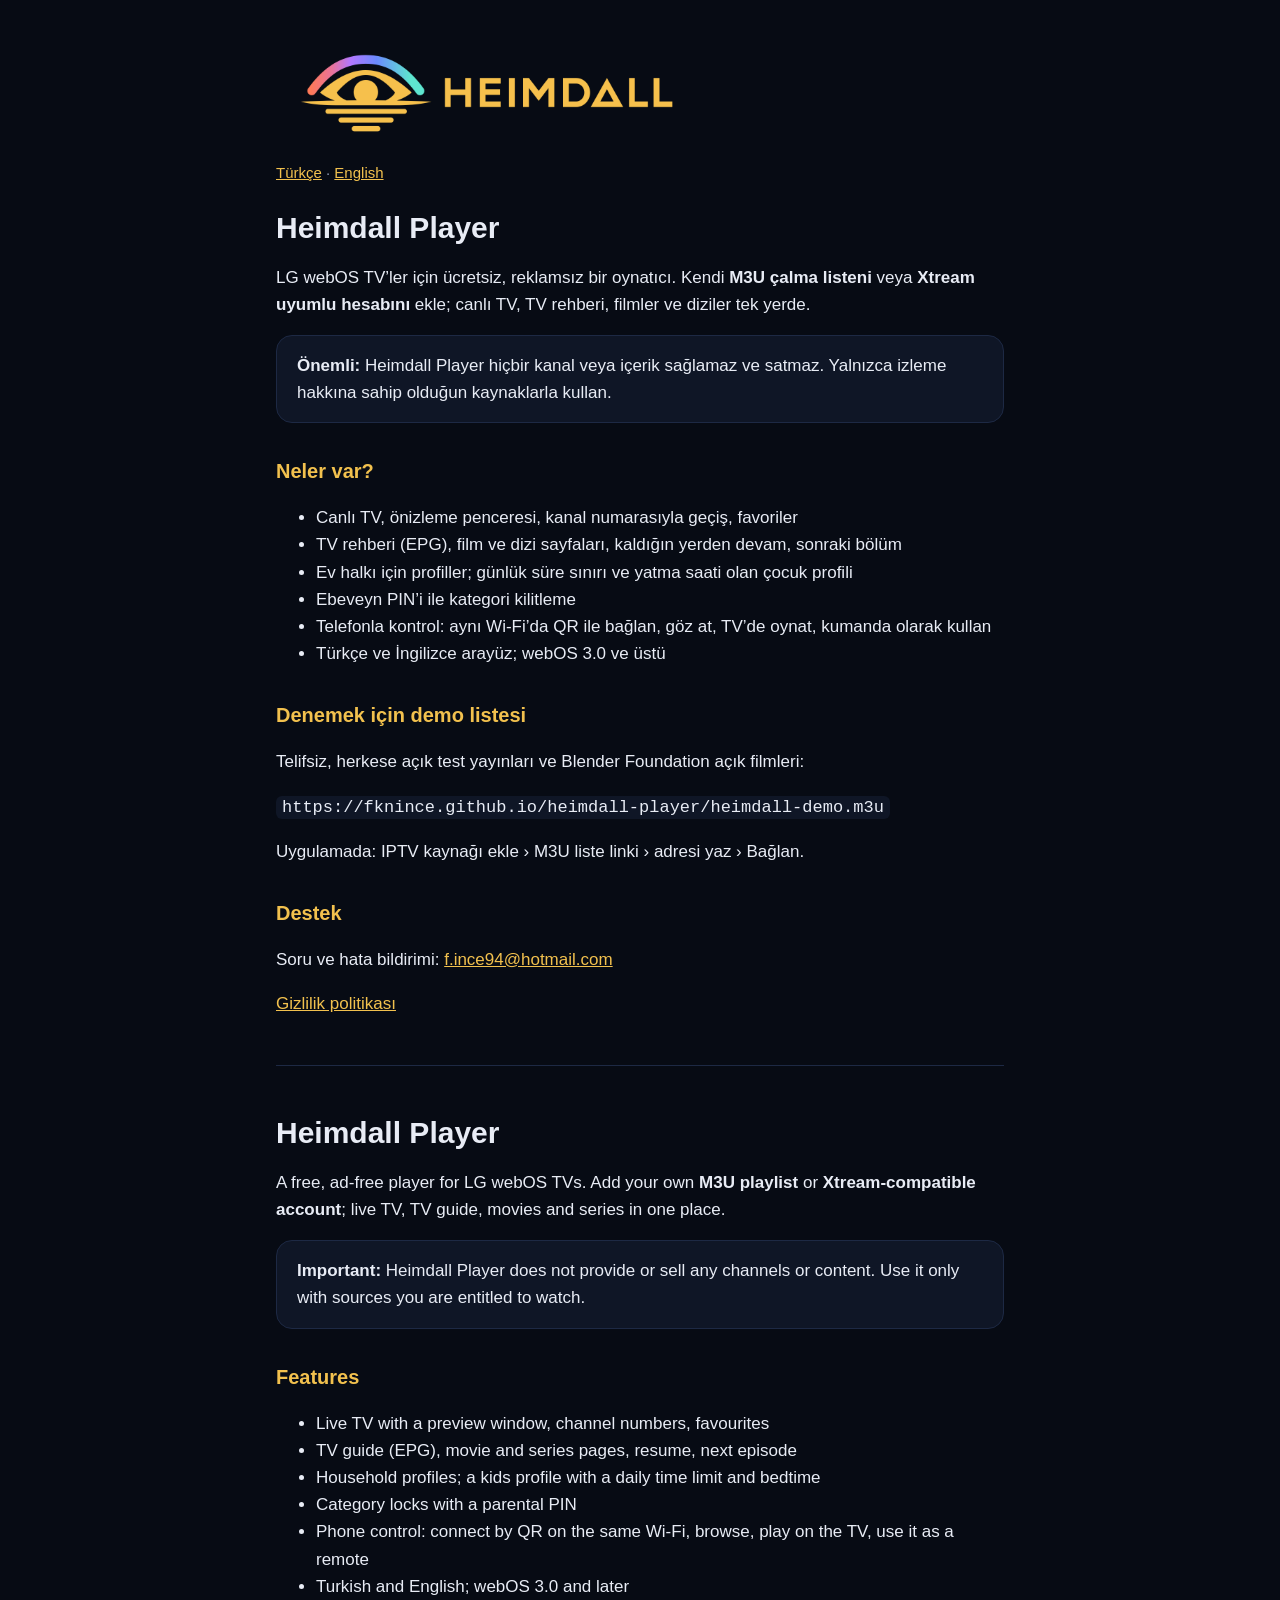
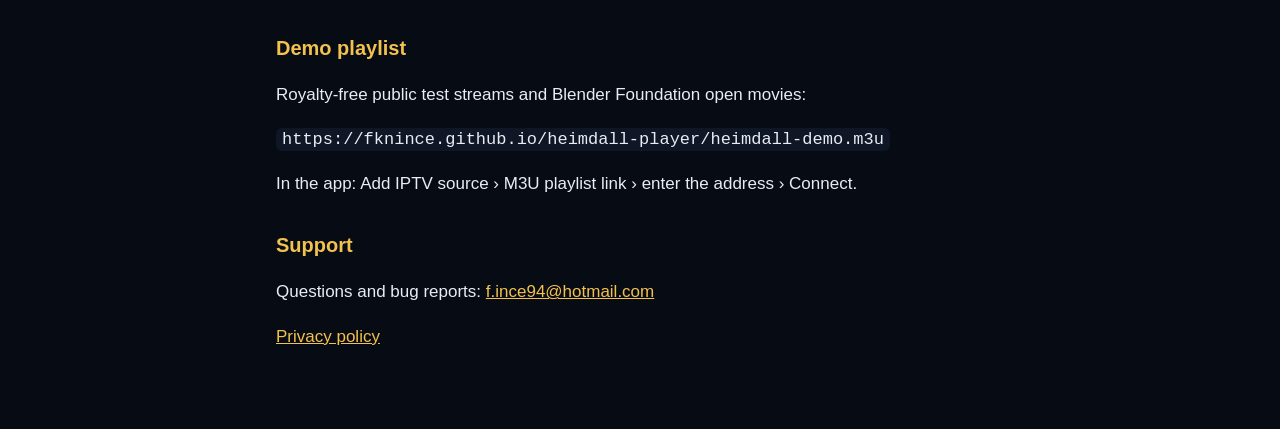
<file: index.html>
<!doctype html>
<html lang="tr">
<head>
<meta charset="utf-8">
<meta name="viewport" content="width=device-width, initial-scale=1">
<title>Heimdall Player – LG webOS TV</title>
<meta name="description" content="LG webOS TV için kendi M3U ve Xtream listelerinizi oynatan ücretsiz, reklamsız oynatıcı.">
<link rel="icon" href="icon.png">
<link rel="stylesheet" href="site.css">
</head>
<body>
<main>
<img class="logo" src="logo.png" alt="Heimdall Player">
<p class="lang"><a href="#tr">Türkçe</a> · <a href="#en">English</a></p>

<section id="tr">
<h1>Heimdall Player</h1>
<p>LG webOS TV’ler için ücretsiz, reklamsız bir oynatıcı. Kendi <strong>M3U çalma listeni</strong> veya <strong>Xtream uyumlu hesabını</strong> ekle; canlı TV, TV rehberi, filmler ve diziler tek yerde.</p>
<div class="card"><strong>Önemli:</strong> Heimdall Player hiçbir kanal veya içerik sağlamaz ve satmaz. Yalnızca izleme hakkına sahip olduğun kaynaklarla kullan.</div>

<h2>Neler var?</h2>
<ul>
<li>Canlı TV, önizleme penceresi, kanal numarasıyla geçiş, favoriler</li>
<li>TV rehberi (EPG), film ve dizi sayfaları, kaldığın yerden devam, sonraki bölüm</li>
<li>Ev halkı için profiller; günlük süre sınırı ve yatma saati olan çocuk profili</li>
<li>Ebeveyn PIN’i ile kategori kilitleme</li>
<li>Telefonla kontrol: aynı Wi-Fi’da QR ile bağlan, göz at, TV’de oynat, kumanda olarak kullan</li>
<li>Türkçe ve İngilizce arayüz; webOS 3.0 ve üstü</li>
</ul>

<h2>Denemek için demo listesi</h2>
<p>Telifsiz, herkese açık test yayınları ve Blender Foundation açık filmleri:</p>
<p><code>https://fknince.github.io/heimdall-player/heimdall-demo.m3u</code></p>
<p>Uygulamada: IPTV kaynağı ekle › M3U liste linki › adresi yaz › Bağlan.</p>

<h2>Destek</h2>
<p>Soru ve hata bildirimi: <a href="mailto:f.ince94@hotmail.com">f.ince94@hotmail.com</a></p>
<p><a href="privacy.html#tr">Gizlilik politikası</a></p>
</section>

<hr>

<section id="en">
<h1>Heimdall Player</h1>
<p>A free, ad-free player for LG webOS TVs. Add your own <strong>M3U playlist</strong> or <strong>Xtream-compatible account</strong>; live TV, TV guide, movies and series in one place.</p>
<div class="card"><strong>Important:</strong> Heimdall Player does not provide or sell any channels or content. Use it only with sources you are entitled to watch.</div>

<h2>Features</h2>
<ul>
<li>Live TV with a preview window, channel numbers, favourites</li>
<li>TV guide (EPG), movie and series pages, resume, next episode</li>
<li>Household profiles; a kids profile with a daily time limit and bedtime</li>
<li>Category locks with a parental PIN</li>
<li>Phone control: connect by QR on the same Wi-Fi, browse, play on the TV, use it as a remote</li>
<li>Turkish and English; webOS 3.0 and later</li>
</ul>

<h2>Demo playlist</h2>
<p>Royalty-free public test streams and Blender Foundation open movies:</p>
<p><code>https://fknince.github.io/heimdall-player/heimdall-demo.m3u</code></p>
<p>In the app: Add IPTV source › M3U playlist link › enter the address › Connect.</p>

<h2>Support</h2>
<p>Questions and bug reports: <a href="mailto:f.ince94@hotmail.com">f.ince94@hotmail.com</a></p>
<p><a href="privacy.html#en">Privacy policy</a></p>
</section>
</main>
</body>
</html>
</file>
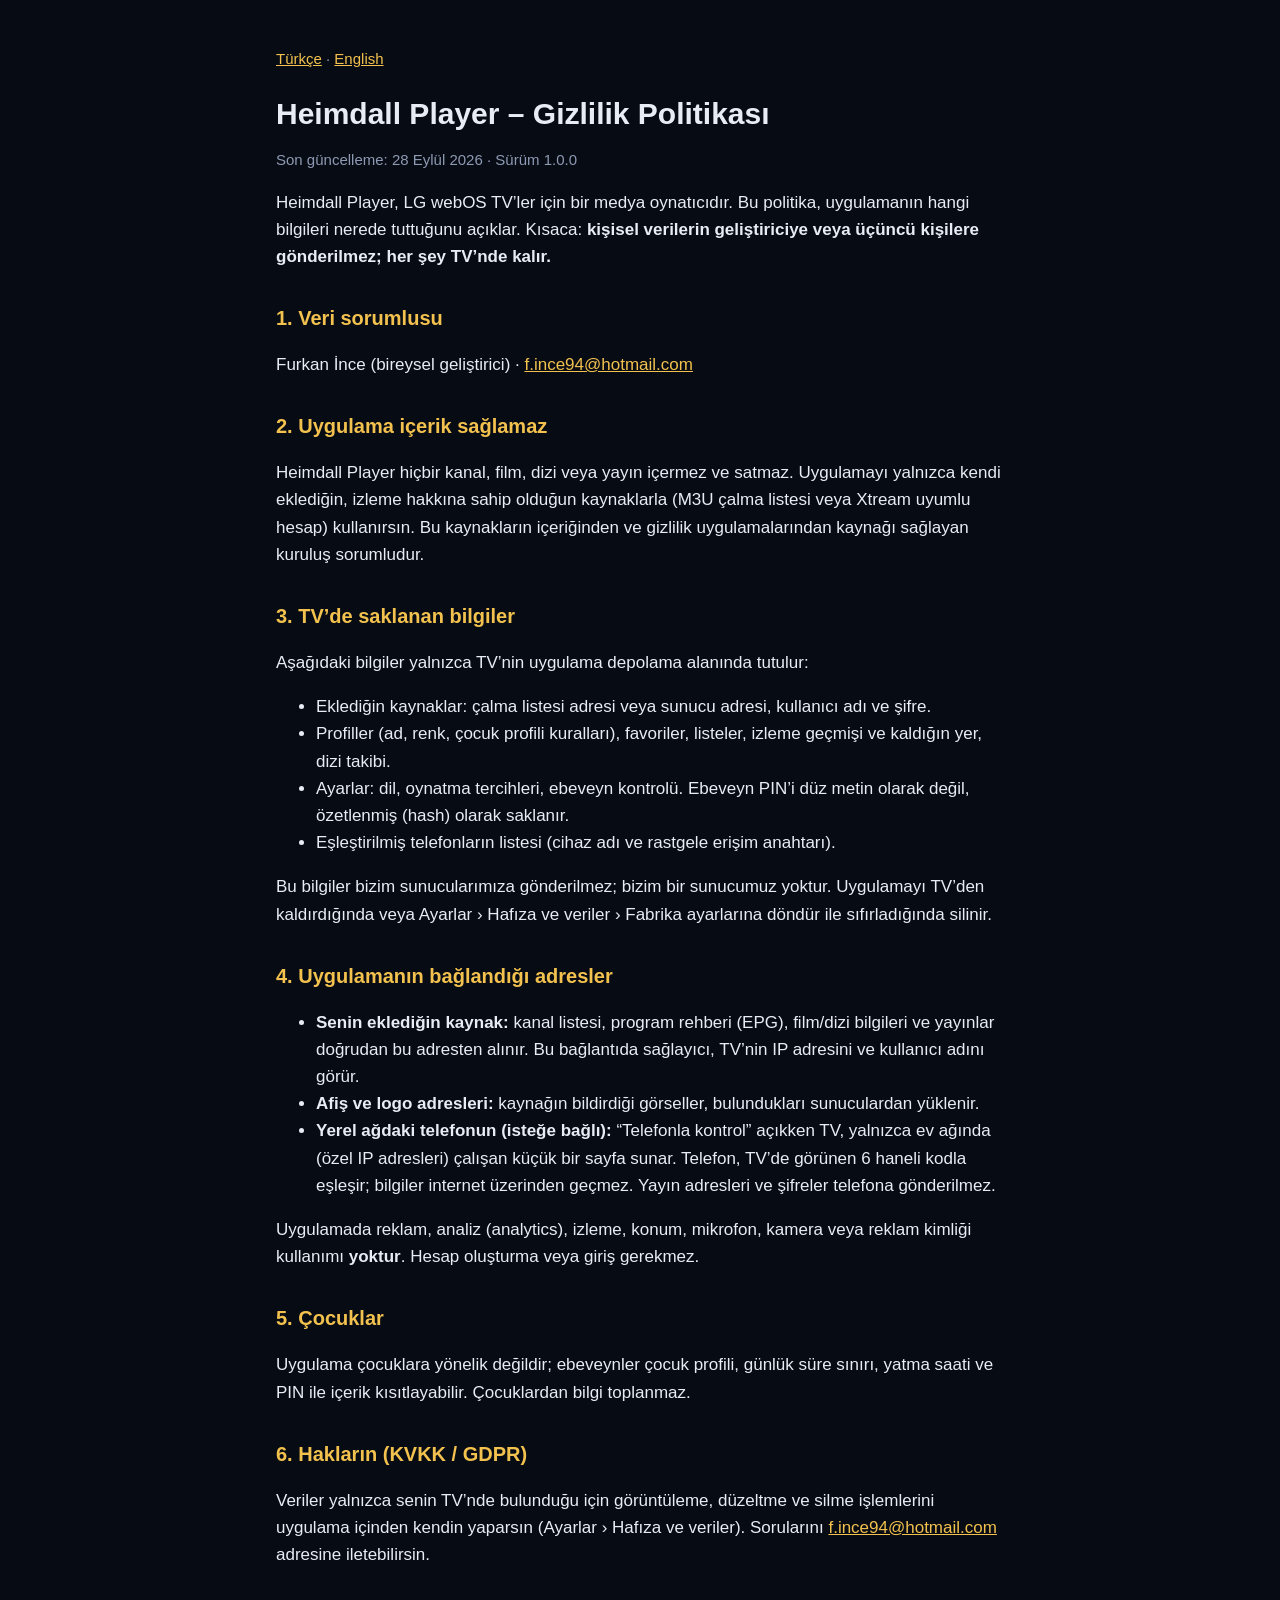
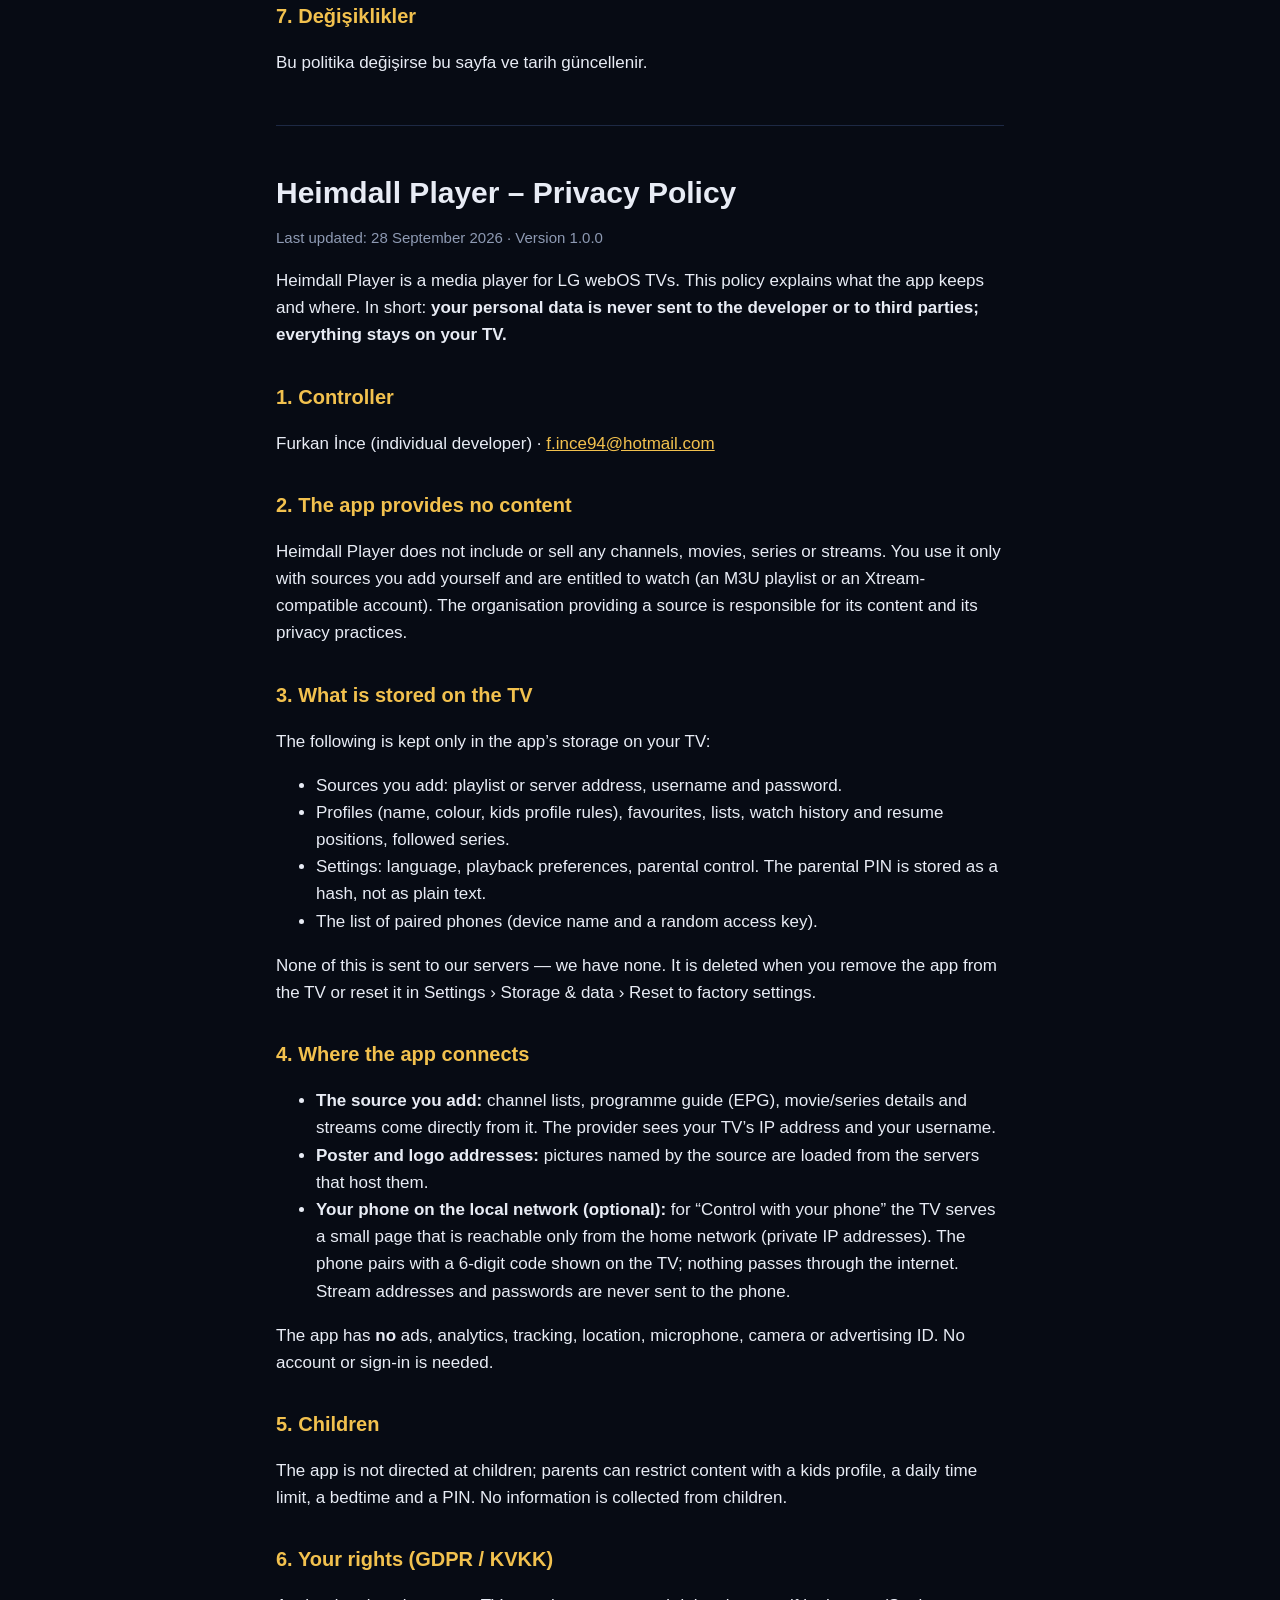
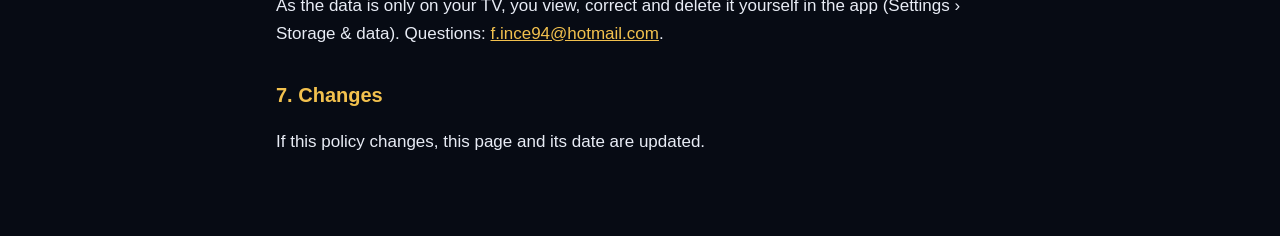
<file: privacy.html>
<!doctype html>
<html lang="tr">
<head>
<meta charset="utf-8">
<meta name="viewport" content="width=device-width, initial-scale=1">
<title>Heimdall Player – Gizlilik Politikası / Privacy Policy</title>
<link rel="stylesheet" href="site.css">
</head>
<body>
<main>
<p class="lang"><a href="#tr">Türkçe</a> · <a href="#en">English</a></p>

<section id="tr">
<h1>Heimdall Player – Gizlilik Politikası</h1>
<p class="meta">Son güncelleme: 28 Eylül 2026 · Sürüm 1.0.0</p>

<p>Heimdall Player, LG webOS TV’ler için bir medya oynatıcıdır. Bu politika, uygulamanın hangi bilgileri nerede tuttuğunu açıklar. Kısaca: <strong>kişisel verilerin geliştiriciye veya üçüncü kişilere gönderilmez; her şey TV’nde kalır.</strong></p>

<h2>1. Veri sorumlusu</h2>
<p>Furkan İnce (bireysel geliştirici) · <a href="mailto:f.ince94@hotmail.com">f.ince94@hotmail.com</a></p>

<h2>2. Uygulama içerik sağlamaz</h2>
<p>Heimdall Player hiçbir kanal, film, dizi veya yayın içermez ve satmaz. Uygulamayı yalnızca kendi eklediğin, izleme hakkına sahip olduğun kaynaklarla (M3U çalma listesi veya Xtream uyumlu hesap) kullanırsın. Bu kaynakların içeriğinden ve gizlilik uygulamalarından kaynağı sağlayan kuruluş sorumludur.</p>

<h2>3. TV’de saklanan bilgiler</h2>
<p>Aşağıdaki bilgiler yalnızca TV’nin uygulama depolama alanında tutulur:</p>
<ul>
<li>Eklediğin kaynaklar: çalma listesi adresi veya sunucu adresi, kullanıcı adı ve şifre.</li>
<li>Profiller (ad, renk, çocuk profili kuralları), favoriler, listeler, izleme geçmişi ve kaldığın yer, dizi takibi.</li>
<li>Ayarlar: dil, oynatma tercihleri, ebeveyn kontrolü. Ebeveyn PIN’i düz metin olarak değil, özetlenmiş (hash) olarak saklanır.</li>
<li>Eşleştirilmiş telefonların listesi (cihaz adı ve rastgele erişim anahtarı).</li>
</ul>
<p>Bu bilgiler bizim sunucularımıza gönderilmez; bizim bir sunucumuz yoktur. Uygulamayı TV’den kaldırdığında veya Ayarlar › Hafıza ve veriler › Fabrika ayarlarına döndür ile sıfırladığında silinir.</p>

<h2>4. Uygulamanın bağlandığı adresler</h2>
<ul>
<li><strong>Senin eklediğin kaynak:</strong> kanal listesi, program rehberi (EPG), film/dizi bilgileri ve yayınlar doğrudan bu adresten alınır. Bu bağlantıda sağlayıcı, TV’nin IP adresini ve kullanıcı adını görür.</li>
<li><strong>Afiş ve logo adresleri:</strong> kaynağın bildirdiği görseller, bulundukları sunuculardan yüklenir.</li>
<li><strong>Yerel ağdaki telefonun (isteğe bağlı):</strong> “Telefonla kontrol” açıkken TV, yalnızca ev ağında (özel IP adresleri) çalışan küçük bir sayfa sunar. Telefon, TV’de görünen 6 haneli kodla eşleşir; bilgiler internet üzerinden geçmez. Yayın adresleri ve şifreler telefona gönderilmez.</li>
</ul>
<p>Uygulamada reklam, analiz (analytics), izleme, konum, mikrofon, kamera veya reklam kimliği kullanımı <strong>yoktur</strong>. Hesap oluşturma veya giriş gerekmez.</p>

<h2>5. Çocuklar</h2>
<p>Uygulama çocuklara yönelik değildir; ebeveynler çocuk profili, günlük süre sınırı, yatma saati ve PIN ile içerik kısıtlayabilir. Çocuklardan bilgi toplanmaz.</p>

<h2>6. Hakların (KVKK / GDPR)</h2>
<p>Veriler yalnızca senin TV’nde bulunduğu için görüntüleme, düzeltme ve silme işlemlerini uygulama içinden kendin yaparsın (Ayarlar › Hafıza ve veriler). Sorularını <a href="mailto:f.ince94@hotmail.com">f.ince94@hotmail.com</a> adresine iletebilirsin.</p>

<h2>7. Değişiklikler</h2>
<p>Bu politika değişirse bu sayfa ve tarih güncellenir.</p>
</section>

<hr>

<section id="en">
<h1>Heimdall Player – Privacy Policy</h1>
<p class="meta">Last updated: 28 September 2026 · Version 1.0.0</p>

<p>Heimdall Player is a media player for LG webOS TVs. This policy explains what the app keeps and where. In short: <strong>your personal data is never sent to the developer or to third parties; everything stays on your TV.</strong></p>

<h2>1. Controller</h2>
<p>Furkan İnce (individual developer) · <a href="mailto:f.ince94@hotmail.com">f.ince94@hotmail.com</a></p>

<h2>2. The app provides no content</h2>
<p>Heimdall Player does not include or sell any channels, movies, series or streams. You use it only with sources you add yourself and are entitled to watch (an M3U playlist or an Xtream-compatible account). The organisation providing a source is responsible for its content and its privacy practices.</p>

<h2>3. What is stored on the TV</h2>
<p>The following is kept only in the app’s storage on your TV:</p>
<ul>
<li>Sources you add: playlist or server address, username and password.</li>
<li>Profiles (name, colour, kids profile rules), favourites, lists, watch history and resume positions, followed series.</li>
<li>Settings: language, playback preferences, parental control. The parental PIN is stored as a hash, not as plain text.</li>
<li>The list of paired phones (device name and a random access key).</li>
</ul>
<p>None of this is sent to our servers — we have none. It is deleted when you remove the app from the TV or reset it in Settings › Storage &amp; data › Reset to factory settings.</p>

<h2>4. Where the app connects</h2>
<ul>
<li><strong>The source you add:</strong> channel lists, programme guide (EPG), movie/series details and streams come directly from it. The provider sees your TV’s IP address and your username.</li>
<li><strong>Poster and logo addresses:</strong> pictures named by the source are loaded from the servers that host them.</li>
<li><strong>Your phone on the local network (optional):</strong> for “Control with your phone” the TV serves a small page that is reachable only from the home network (private IP addresses). The phone pairs with a 6-digit code shown on the TV; nothing passes through the internet. Stream addresses and passwords are never sent to the phone.</li>
</ul>
<p>The app has <strong>no</strong> ads, analytics, tracking, location, microphone, camera or advertising ID. No account or sign-in is needed.</p>

<h2>5. Children</h2>
<p>The app is not directed at children; parents can restrict content with a kids profile, a daily time limit, a bedtime and a PIN. No information is collected from children.</p>

<h2>6. Your rights (GDPR / KVKK)</h2>
<p>As the data is only on your TV, you view, correct and delete it yourself in the app (Settings › Storage &amp; data). Questions: <a href="mailto:f.ince94@hotmail.com">f.ince94@hotmail.com</a>.</p>

<h2>7. Changes</h2>
<p>If this policy changes, this page and its date are updated.</p>
</section>
</main>
</body>
</html>
</file>
<file: site.css>
:root {
  color-scheme: dark;
  --bg: #070b14;
  --panel: #0f1626;
  --text: #e8ecf5;
  --muted: #8e9ab3;
  --gold: #f2c14e;
}
* { box-sizing: border-box; }
body {
  margin: 0;
  background: var(--bg);
  color: var(--text);
  font: 17px/1.6 -apple-system, "Segoe UI", Roboto, Arial, sans-serif;
}
main { max-width: 760px; margin: 0 auto; padding: 32px 16px 64px; }
h1 { font-size: 30px; line-height: 1.25; margin: 24px 0 4px; }
h2 { font-size: 20px; margin: 32px 0 8px; color: var(--gold); }
a { color: var(--gold); }
.meta, .lang { color: var(--muted); font-size: 15px; }
hr { border: 0; border-top: 1px solid #1d2944; margin: 48px 0; }
.card { background: var(--panel); border: 1px solid #1d2944; border-radius: 16px; padding: 16px 20px; margin: 16px 0; }
code { background: var(--panel); padding: 2px 6px; border-radius: 6px; word-break: break-all; }
.logo { display: block; width: 100%; max-width: 420px; height: auto; margin: 8px 0 16px; }
</file>
